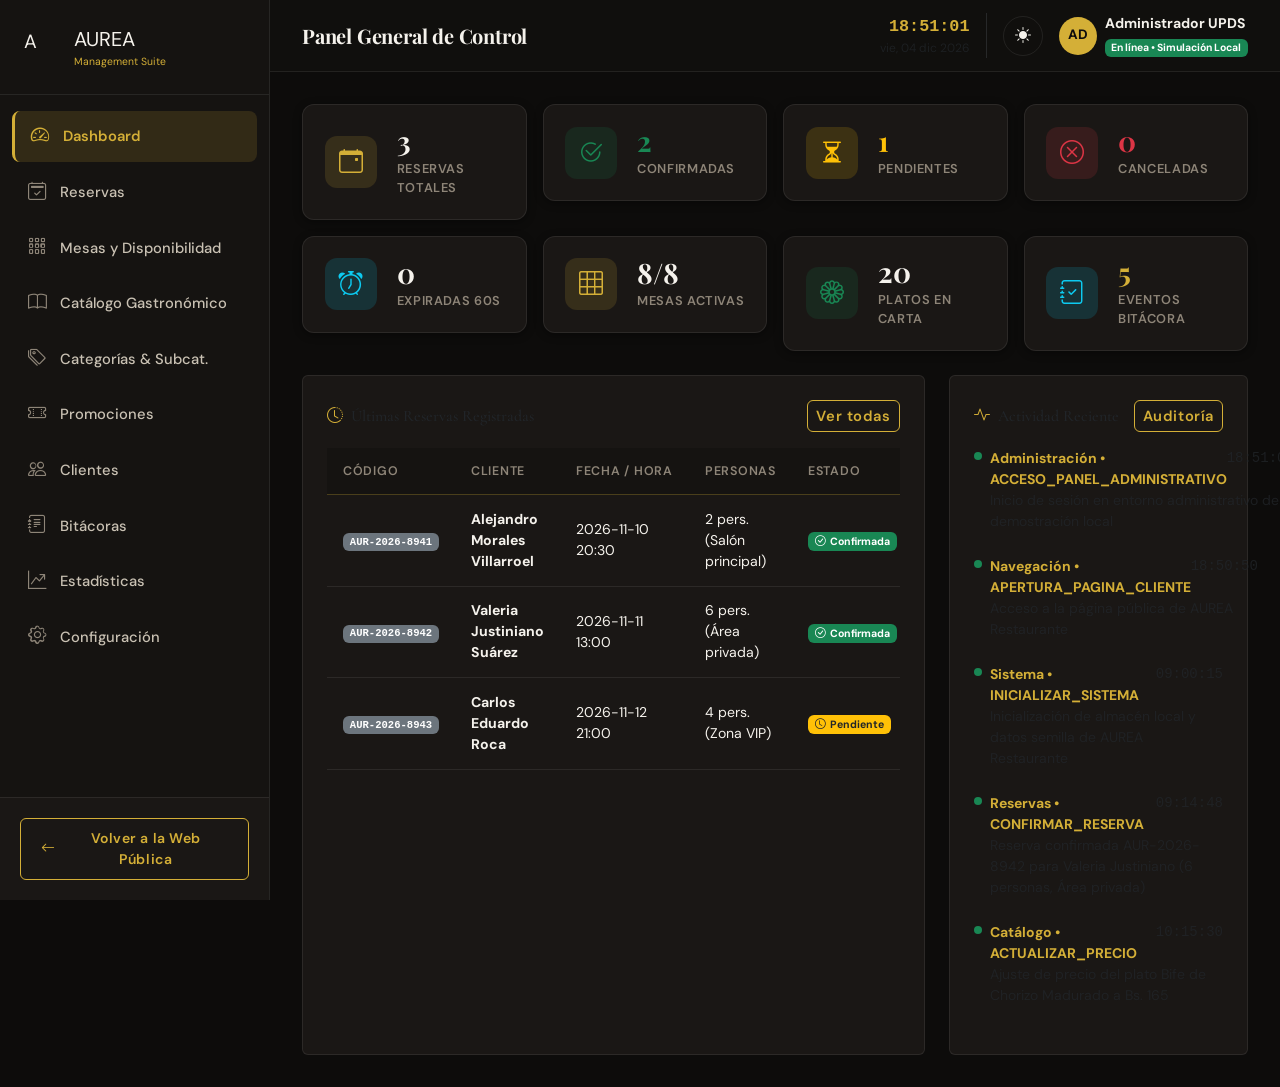
<file: lab-jquery/admin.html>
<!DOCTYPE html>
<html lang="es" data-theme="dark">
<head>
  <meta charset="UTF-8">
  <meta name="viewport" content="width=device-width, initial-scale=1.0">
  <title>AUREA Admin | Panel de Gestión & Auditoría Gastronómica</title>
  <meta name="description" content="Panel de administración profesional de AUREA — Fine Dining & Gastronomy. Control de reservas, catálogo de platos, plano de mesas, bitácoras de auditoría y estadísticas.">

  <!-- Favicon Monograma SVG -->
  <link rel="icon" type="image/svg+xml" href="data:image/svg+xml,<svg xmlns='http://www.w3.org/2000/svg' viewBox='0 0 100 100'><circle cx='50' cy='50' r='46' fill='%23171311' stroke='%23d4af37' stroke-width='4'/><text x='50' y='65' font-family='Georgia,serif' font-size='50' font-weight='bold' fill='%23d4af37' text-anchor='middle'>A</text></svg>">

  <!-- Bootstrap 5 CSS -->
  <link href="https://cdn.jsdelivr.net/npm/bootstrap@5.3.3/dist/css/bootstrap.min.css" rel="stylesheet" integrity="sha384-QWTKZyjpPEjISv5WaRU9OFeRpok6YctnYmDr5pNlyT2bRjXh0JMhjY6hW+ALEwIH" crossorigin="anonymous">

  <!-- Bootstrap Icons -->
  <link rel="stylesheet" href="https://cdn.jsdelivr.net/npm/bootstrap-icons@1.11.3/font/bootstrap-icons.min.css">

  <!-- Estilos del Sistema -->
  <link rel="stylesheet" href="css/temas.css">
  <link rel="stylesheet" href="css/admin.css">
</head>
<body>

  <div class="admin-wrapper">
    <!-- =========================================================
         SIDEBAR LATERAL ADMINISTRATIVO
         ========================================================= -->
    <aside class="admin-sidebar" id="admin-sidebar">
      <!-- Encabezado Sidebar -->
      <div class="admin-sidebar-header">
        <div class="brand-monogram" style="width: 38px; height: 38px; font-size: 1.2rem;">A</div>
        <div>
          <div class="brand-name fs-5">AUREA</div>
          <div class="brand-tagline text-gold" style="font-size: 0.65rem;">Management Suite</div>
        </div>
      </div>

      <!-- Menú de Navegación del Panel (10 Módulos) -->
      <nav class="admin-sidebar-nav">
        <ul class="list-unstyled mb-0">
          <li class="admin-nav-item">
            <a href="#" class="admin-nav-link active" data-tab="dashboard">
              <i class="bi bi-speedometer2"></i> Dashboard
            </a>
          </li>
          <li class="admin-nav-item">
            <a href="#" class="admin-nav-link" data-tab="reservas">
              <i class="bi bi-calendar2-check"></i> Reservas
            </a>
          </li>
          <li class="admin-nav-item">
            <a href="#" class="admin-nav-link" data-tab="mesas">
              <i class="bi bi-grid-3x3-gap"></i> Mesas y Disponibilidad
            </a>
          </li>
          <li class="admin-nav-item">
            <a href="#" class="admin-nav-link" data-tab="catalogo">
              <i class="bi bi-book"></i> Catálogo Gastronómico
            </a>
          </li>
          <li class="admin-nav-item">
            <a href="#" class="admin-nav-link" data-tab="categorias">
              <i class="bi bi-tags"></i> Categorías & Subcat.
            </a>
          </li>
          <li class="admin-nav-item">
            <a href="#" class="admin-nav-link" data-tab="promociones">
              <i class="bi bi-ticket-perforated"></i> Promociones
            </a>
          </li>
          <li class="admin-nav-item">
            <a href="#" class="admin-nav-link" data-tab="clientes">
              <i class="bi bi-people"></i> Clientes
            </a>
          </li>
          <li class="admin-nav-item">
            <!-- Botón Obligatorio de Bitácoras -->
            <a href="#" class="admin-nav-link" data-tab="bitacoras">
              <i class="bi bi-journal-text"></i> Bitácoras
            </a>
          </li>
          <li class="admin-nav-item">
            <a href="#" class="admin-nav-link" data-tab="estadisticas">
              <i class="bi bi-graph-up-arrow"></i> Estadísticas
            </a>
          </li>
          <li class="admin-nav-item">
            <a href="#" class="admin-nav-link" data-tab="configuracion">
              <i class="bi bi-gear"></i> Configuración
            </a>
          </li>
        </ul>
      </nav>

      <!-- Pie de Sidebar -->
      <div class="admin-sidebar-footer">
        <a href="index.html" class="btn btn-outline-gold w-100 btn-sm d-flex align-items-center justify-content-center gap-2">
          <i class="bi bi-arrow-left"></i> Volver a la Web Pública
        </a>
      </div>
    </aside>

    <!-- =========================================================
         CONTENEDOR PRINCIPAL
         ========================================================= -->
    <main class="admin-main">
      <!-- Encabezado Superior -->
      <header class="admin-header">
        <div class="d-flex align-items-center gap-3">
          <button type="button" class="btn btn-outline-secondary btn-sm d-lg-none" id="btn-toggle-sidebar" aria-label="Alternar sidebar">
            <i class="bi bi-list fs-5"></i>
          </button>
          <h1 class="h5 mb-0 fw-bold" id="admin-header-title">Panel General de Control</h1>
        </div>

        <div class="d-flex align-items-center gap-3">
          <!-- Reloj y Fecha en Tiempo Real -->
          <div class="text-end d-none d-md-block">
            <div id="admin-live-clock" class="font-monospace fw-bold text-gold" style="font-size: 1.05rem;">00:00:00</div>
            <div id="admin-live-date" class="small text-muted" style="font-size: 0.75rem;">--</div>
          </div>

          <div class="vr bg-secondary opacity-25 d-none d-md-block"></div>

          <!-- Selector de Tema -->
          <button type="button" class="btn-icon-nav" id="btn-admin-theme-toggle" title="Cambiar tema">
            <i class="bi bi-sun-fill"></i>
          </button>

          <!-- Perfil Administrador -->
          <div class="d-flex align-items-center gap-2">
            <div class="rounded-circle bg-gold text-dark fw-bold d-flex align-items-center justify-content-center" style="width: 38px; height: 38px; font-size: 0.85rem;">
              AD
            </div>
            <div class="d-none d-sm-block text-start">
              <div class="small fw-bold text-main line-height-1">Administrador UPDS</div>
              <span class="badge bg-success" style="font-size: 0.65rem;">En línea • Simulación Local</span>
            </div>
          </div>
        </div>
      </header>

      <!-- Cuerpo del Panel de Administración -->
      <div class="admin-content-body">

        <!-- =====================================================
             1. VISTA DASHBOARD
             ===================================================== -->
        <section id="view-dashboard" class="admin-view-section">
          <!-- Grid de KPIs Dinámicos -->
          <div class="row g-3 mb-4">
            <div class="col-6 col-md-4 col-xl-3">
              <div class="stat-kpi-card">
                <div class="kpi-icon-wrap kpi-icon-gold"><i class="bi bi-calendar-event"></i></div>
                <div>
                  <div class="kpi-value" id="stat-total-reservas">0</div>
                  <div class="kpi-label">Reservas Totales</div>
                </div>
              </div>
            </div>
            <div class="col-6 col-md-4 col-xl-3">
              <div class="stat-kpi-card">
                <div class="kpi-icon-wrap kpi-icon-success"><i class="bi bi-check2-circle"></i></div>
                <div>
                  <div class="kpi-value text-success" id="stat-confirmadas">0</div>
                  <div class="kpi-label">Confirmadas</div>
                </div>
              </div>
            </div>
            <div class="col-6 col-md-4 col-xl-3">
              <div class="stat-kpi-card">
                <div class="kpi-icon-wrap kpi-icon-warning"><i class="bi bi-hourglass-split"></i></div>
                <div>
                  <div class="kpi-value text-warning" id="stat-pendientes">0</div>
                  <div class="kpi-label">Pendientes</div>
                </div>
              </div>
            </div>
            <div class="col-6 col-md-4 col-xl-3">
              <div class="stat-kpi-card">
                <div class="kpi-icon-wrap kpi-icon-danger"><i class="bi bi-x-circle"></i></div>
                <div>
                  <div class="kpi-value text-danger" id="stat-canceladas">0</div>
                  <div class="kpi-label">Canceladas</div>
                </div>
              </div>
            </div>
            <div class="col-6 col-md-4 col-xl-3">
              <div class="stat-kpi-card">
                <div class="kpi-icon-wrap kpi-icon-info"><i class="bi bi-alarm"></i></div>
                <div>
                  <div class="kpi-value" id="stat-expiradas">0</div>
                  <div class="kpi-label">Expiradas 60s</div>
                </div>
              </div>
            </div>
            <div class="col-6 col-md-4 col-xl-3">
              <div class="stat-kpi-card">
                <div class="kpi-icon-wrap kpi-icon-gold"><i class="bi bi-grid-3x3"></i></div>
                <div>
                  <div class="kpi-value" id="stat-mesas-disponibles">0/8</div>
                  <div class="kpi-label">Mesas Activas</div>
                </div>
              </div>
            </div>
            <div class="col-6 col-md-4 col-xl-3">
              <div class="stat-kpi-card">
                <div class="kpi-icon-wrap kpi-icon-success"><i class="bi bi-flower1"></i></div>
                <div>
                  <div class="kpi-value" id="stat-platos-activos">0</div>
                  <div class="kpi-label">Platos en Carta</div>
                </div>
              </div>
            </div>
            <div class="col-6 col-md-4 col-xl-3">
              <div class="stat-kpi-card">
                <div class="kpi-icon-wrap kpi-icon-info"><i class="bi bi-journal-check"></i></div>
                <div>
                  <div class="kpi-value text-gold" id="stat-total-logs">0</div>
                  <div class="kpi-label">Eventos Bitácora</div>
                </div>
              </div>
            </div>
          </div>

          <div class="row g-4">
            <!-- Últimas Reservas -->
            <div class="col-12 col-xl-8">
              <div class="card p-4 h-100 bg-card-custom border-subtle">
                <div class="d-flex justify-content-between align-items-center mb-3">
                  <h5 class="h6 mb-0 text-main"><i class="bi bi-clock-history me-2 text-gold"></i>Últimas Reservas Registradas</h5>
                  <button class="btn btn-outline-gold btn-sm admin-nav-link p-1 px-2" data-tab="reservas">Ver todas</button>
                </div>
                <div class="table-responsive">
                  <table class="table-admin-custom">
                    <thead>
                      <tr>
                        <th>Código</th>
                        <th>Cliente</th>
                        <th>Fecha / Hora</th>
                        <th>Personas</th>
                        <th>Estado</th>
                        <th>Acción</th>
                      </tr>
                    </thead>
                    <tbody id="dashboard-ultimas-reservas">
                      <!-- Inyectado dinámicamente -->
                    </tbody>
                  </table>
                </div>
              </div>
            </div>

            <!-- Actividad Reciente de Bitácoras -->
            <div class="col-12 col-xl-4">
              <div class="card p-4 h-100 bg-card-custom border-subtle">
                <div class="d-flex justify-content-between align-items-center mb-3">
                  <h5 class="h6 mb-0 text-main"><i class="bi bi-activity me-2 text-gold"></i>Actividad Reciente</h5>
                  <button class="btn btn-outline-gold btn-sm admin-nav-link p-1 px-2" data-tab="bitacoras">Auditoría</button>
                </div>
                <div id="dashboard-actividad-reciente">
                  <!-- Inyectado por js/admin.js -->
                </div>
              </div>
            </div>
          </div>
        </section>

        <!-- =====================================================
             2. VISTA RESERVAS
             ===================================================== -->
        <section id="view-reservas" class="admin-view-section" style="display: none;">
          <div class="card p-4 bg-card-custom border-subtle mb-4">
            <!-- Barra de Filtros de Reservas -->
            <div class="row g-3 align-items-end mb-3">
              <div class="col-12 col-md-3">
                <label class="form-label-custom">Buscar Cliente / Código</label>
                <input type="text" class="form-control form-control-custom" id="filtro-res-buscar" placeholder="Ej. Alejandro o AUR-...">
              </div>
              <div class="col-6 col-md-3">
                <label class="form-label-custom">Estado</label>
                <select class="form-select form-select-custom" id="filtro-res-estado">
                  <option value="todos">Todos los Estados</option>
                  <option value="CONFIRMADA">Confirmadas</option>
                  <option value="PENDIENTE">Pendientes</option>
                  <option value="CANCELADA">Canceladas</option>
                  <option value="EXPIRADA">Expiradas</option>
                </select>
              </div>
              <div class="col-6 col-md-3">
                <label class="form-label-custom">Zona</label>
                <select class="form-select form-select-custom" id="filtro-res-zona">
                  <option value="todos">Todas las Zonas</option>
                  <option value="Salón principal">Salón principal</option>
                  <option value="Terraza">Terraza</option>
                  <option value="Área privada">Área privada</option>
                  <option value="Zona VIP">Zona VIP</option>
                </select>
              </div>
              <div class="col-12 col-md-3">
                <label class="form-label-custom">Fecha Específica</label>
                <input type="date" class="form-control form-control-custom" id="filtro-res-fecha">
              </div>
            </div>

            <!-- Tabla de Reservas -->
            <div class="table-responsive">
              <table class="table-admin-custom">
                <thead>
                  <tr>
                    <th>Código</th>
                    <th>Cliente</th>
                    <th>Teléfono</th>
                    <th>Fecha</th>
                    <th>Hora</th>
                    <th>Comensales</th>
                    <th>Mesa</th>
                    <th>Zona</th>
                    <th>Estado</th>
                    <th>Acciones</th>
                  </tr>
                </thead>
                <tbody id="tabla-reservas-body">
                  <!-- Inyectado por js/admin.js -->
                </tbody>
              </table>
            </div>
          </div>
        </section>

        <!-- =====================================================
             3. VISTA MESAS Y DISPONIBILIDAD
             ===================================================== -->
        <section id="view-mesas" class="admin-view-section" style="display: none;">
          <div class="d-flex justify-content-between align-items-center mb-4">
            <div>
              <h4 class="h5 mb-1">Plano de Mesas y Distribución</h4>
              <p class="text-muted small mb-0">Control de capacidad, zonas activas y reservas del día.</p>
            </div>
          </div>

          <div class="row g-4" id="grid-mesas-admin">
            <!-- Inyectado por js/admin.js -->
          </div>
        </section>

        <!-- =====================================================
             4. VISTA CATÁLOGO GASTRONÓMICO (CRUD)
             ===================================================== -->
        <section id="view-catalogo" class="admin-view-section" style="display: none;">
          <div class="card p-4 bg-card-custom border-subtle mb-4">
            <div class="row g-3 align-items-center justify-content-between mb-4">
              <div class="col-12 col-md-5">
                <div class="search-input-wrap">
                  <i class="bi bi-search search-icon"></i>
                  <input type="text" class="form-control form-control-custom" id="admin-catalogo-buscar" placeholder="Buscar plato por nombre o descripción...">
                </div>
              </div>

              <div class="col-6 col-md-4">
                <select class="form-select form-select-custom" id="admin-catalogo-filtro-cat">
                  <option value="todas">Todas las categorías</option>
                  <option value="entradas">Entradas</option>
                  <option value="platos-fuertes">Platos fuertes</option>
                  <option value="carnes-parrillas">Carnes y parrillas</option>
                  <option value="pastas">Pastas</option>
                  <option value="pizzas">Pizzas</option>
                  <option value="hamburguesas">Hamburguesas</option>
                  <option value="ensaladas">Ensaladas</option>
                  <option value="vegetariana">Comida vegetariana</option>
                  <option value="postres">Postres</option>
                  <option value="bebidas">Bebidas</option>
                  <option value="desayunos">Desayunos</option>
                  <option value="especialidades">Especialidades del chef</option>
                </select>
              </div>

              <div class="col-6 col-md-3 text-end">
                <button type="button" class="btn btn-gold w-100" id="btn-abrir-modal-nuevo-plato">
                  <i class="bi bi-plus-lg me-1"></i>Nuevo Plato
                </button>
              </div>
            </div>

            <!-- Tabla CRUD Catálogo -->
            <div class="table-responsive">
              <table class="table-admin-custom">
                <thead>
                  <tr>
                    <th>Foto</th>
                    <th>Plato</th>
                    <th>Categoría / Subcat</th>
                    <th>Precio</th>
                    <th>Tiempo</th>
                    <th>Etiqueta</th>
                    <th>Disponibilidad</th>
                    <th>Acciones</th>
                  </tr>
                </thead>
                <tbody id="tabla-catalogo-admin-body">
                  <!-- Inyectado por js/admin.js -->
                </tbody>
              </table>
            </div>
          </div>
        </section>

        <!-- =====================================================
             5. VISTA CATEGORÍAS Y SUBCATEGORÍAS
             ===================================================== -->
        <section id="view-categorias" class="admin-view-section" style="display: none;">
          <div class="mb-4">
            <h4 class="h5 mb-1">Estructura de Categorías y Subcategorías</h4>
            <p class="text-muted small mb-0">Jerarquía culinaria de los 12 módulos de la carta.</p>
          </div>

          <div class="row g-4" id="container-categorias-admin">
            <!-- Inyectado por js/admin.js -->
          </div>
        </section>

        <!-- =====================================================
             6. VISTA PROMOCIONES
             ===================================================== -->
        <section id="view-promociones" class="admin-view-section" style="display: none;">
          <div class="mb-4">
            <h4 class="h5 mb-1">Promociones y Descuentos</h4>
            <p class="text-muted small mb-0">Administra ofertas activas, vigencias y condiciones.</p>
          </div>

          <div class="row g-4" id="grid-promociones-admin">
            <!-- Inyectado por js/admin.js -->
          </div>
        </section>

        <!-- =====================================================
             7. VISTA CLIENTES
             ===================================================== -->
        <section id="view-clientes" class="admin-view-section" style="display: none;">
          <div class="card p-4 bg-card-custom border-subtle">
            <h4 class="h5 mb-3">Directorio de Comensales</h4>
            <div class="table-responsive">
              <table class="table-admin-custom">
                <thead>
                  <tr>
                    <th>Nombre</th>
                    <th>Correo Electrónico</th>
                    <th>Teléfono</th>
                    <th>Reservas Realizadas</th>
                    <th>Consumo Estimado Acumulado</th>
                    <th>Última Visita Registrada</th>
                  </tr>
                </thead>
                <tbody id="tabla-clientes-admin-body">
                  <!-- Inyectado por js/admin.js -->
                </tbody>
              </table>
            </div>
          </div>
        </section>

        <!-- =====================================================
             8. VISTA BITÁCORAS DE AUDITORÍA (MÓDULO OBLIGATORIO)
             ===================================================== -->
        <section id="view-bitacoras" class="admin-view-section" style="display: none;">
          <div class="card p-4 bg-card-custom border-subtle mb-4">
            <div class="d-flex flex-wrap justify-content-between align-items-center gap-3 mb-4">
              <div>
                <h4 class="h5 mb-1"><i class="bi bi-journal-text me-2 text-gold"></i>Bitácoras de Auditoría y Eventos</h4>
                <p class="text-muted small mb-0">Registro histórico inmutable de interacciones, validaciones, errores y acciones administrativas.</p>
              </div>
              <div class="d-flex gap-2">
                <button type="button" class="btn btn-outline-gold btn-sm" id="btn-exportar-csv">
                  <i class="bi bi-file-earmark-spreadsheet me-1"></i>Exportar CSV
                </button>
                <button type="button" class="btn btn-outline-gold btn-sm" id="btn-exportar-json">
                  <i class="bi bi-filetype-json me-1"></i>Exportar JSON
                </button>
                <button type="button" class="btn btn-outline-danger btn-sm" id="btn-limpiar-bitacoras">
                  <i class="bi bi-trash me-1"></i>Limpiar Historial
                </button>
              </div>
            </div>

            <!-- Métricas de Bitácora -->
            <div class="row g-3 mb-4">
              <div class="col-6 col-md-3">
                <div class="p-3 bg-surface rounded-3 border-subtle text-center">
                  <div class="h4 mb-0 text-gold fw-bold" id="bit-stats-total">0</div>
                  <div class="small text-muted">Eventos Totales</div>
                </div>
              </div>
              <div class="col-6 col-md-3">
                <div class="p-3 bg-surface rounded-3 border-subtle text-center">
                  <div class="h4 mb-0 text-success fw-bold" id="bit-stats-exitosos">0</div>
                  <div class="small text-muted">Exitosos</div>
                </div>
              </div>
              <div class="col-6 col-md-3">
                <div class="p-3 bg-surface rounded-3 border-subtle text-center">
                  <div class="h4 mb-0 text-danger fw-bold" id="bit-stats-fallidos">0</div>
                  <div class="small text-muted">Fallidos / Errores</div>
                </div>
              </div>
              <div class="col-6 col-md-3">
                <div class="p-3 bg-surface rounded-3 border-subtle text-center">
                  <div class="h4 mb-0 text-warning fw-bold" id="bit-stats-cancelados">0</div>
                  <div class="small text-muted">Cancelados / Expirados</div>
                </div>
              </div>
            </div>

            <!-- Filtros de Bitácoras -->
            <div class="row g-3 align-items-end mb-4">
              <div class="col-12 col-md-4">
                <label class="form-label-custom">Buscar Término</label>
                <input type="text" class="form-control form-control-custom" id="filtro-bit-buscar" placeholder="ID, acción o descripción...">
              </div>
              <div class="col-6 col-md-2">
                <label class="form-label-custom">Módulo</label>
                <select class="form-select form-select-custom" id="filtro-bit-modulo">
                  <option value="todos">Todos los Módulos</option>
                  <option value="Reservas">Reservas</option>
                  <option value="Catálogo">Catálogo</option>
                  <option value="Filtros">Filtros</option>
                  <option value="Navegación">Navegación</option>
                  <option value="Tema">Tema</option>
                  <option value="Contacto">Contacto</option>
                  <option value="Administración">Administración</option>
                  <option value="Bitácoras">Bitácoras</option>
                </select>
              </div>
              <div class="col-6 col-md-2">
                <label class="form-label-custom">Resultado</label>
                <select class="form-select form-select-custom" id="filtro-bit-resultado">
                  <option value="todos">Todos los Resultados</option>
                  <option value="EXITOSO">EXITOSO</option>
                  <option value="FALLIDO">FALLIDO</option>
                  <option value="CANCELADO">CANCELADO</option>
                  <option value="EXPIRADO">EXPIRADO</option>
                  <option value="INFO">INFO</option>
                </select>
              </div>
              <div class="col-6 col-md-2">
                <label class="form-label-custom">Origen</label>
                <select class="form-select form-select-custom" id="filtro-bit-origen">
                  <option value="todos">Todos los Orígenes</option>
                  <option value="Cliente">Cliente</option>
                  <option value="Administrador">Administrador</option>
                  <option value="Sistema">Sistema</option>
                </select>
              </div>
              <div class="col-6 col-md-2">
                <label class="form-label-custom">Orden</label>
                <select class="form-select form-select-custom" id="filtro-bit-orden">
                  <option value="reciente">Más recientes</option>
                  <option value="antiguo">Más antiguos</option>
                </select>
              </div>

              <!-- Rango de Fechas -->
              <div class="col-6 col-md-3">
                <label class="form-label-custom">Fecha Desde</label>
                <input type="date" class="form-control form-control-custom" id="filtro-bit-fecha-desde">
              </div>
              <div class="col-6 col-md-3">
                <label class="form-label-custom">Fecha Hasta</label>
                <input type="date" class="form-control form-control-custom" id="filtro-bit-fecha-hasta">
              </div>
            </div>

            <!-- Tabla de Bitácoras -->
            <div class="table-responsive mb-3">
              <table class="table-admin-custom">
                <thead>
                  <tr>
                    <th>ID Evento</th>
                    <th>Fecha / Hora</th>
                    <th>Origen</th>
                    <th>Módulo</th>
                    <th>Acción</th>
                    <th>Descripción</th>
                    <th>Resultado</th>
                  </tr>
                </thead>
                <tbody id="tabla-bitacoras-body">
                  <!-- Inyectado por js/admin.js -->
                </tbody>
              </table>
            </div>

            <!-- Paginación -->
            <div class="d-flex justify-content-between align-items-center">
              <span class="small text-muted" id="bit-paginacion-info">Página 1 de 1</span>
              <div class="btn-group btn-group-sm">
                <button type="button" class="btn btn-outline-secondary" id="btn-bit-prev"><i class="bi bi-chevron-left me-1"></i>Anterior</button>
                <button type="button" class="btn btn-outline-secondary" id="btn-bit-next">Siguiente<i class="bi bi-chevron-right ms-1"></i></button>
              </div>
            </div>
          </div>
        </section>

        <!-- =====================================================
             9. VISTA ESTADÍSTICAS
             ===================================================== -->
        <section id="view-estadisticas" class="admin-view-section" style="display: none;">
          <div class="row g-4">
            <div class="col-12 col-lg-6">
              <div class="card p-4 bg-card-custom border-subtle h-100">
                <h5 class="h6 mb-3 text-gold"><i class="bi bi-geo-alt me-2"></i>Demanda de Reservas por Zona</h5>
                <div id="stats-zonas-bars"></div>
              </div>
            </div>

            <div class="col-12 col-lg-6">
              <div class="card p-4 bg-card-custom border-subtle h-100">
                <h5 class="h6 mb-3 text-gold"><i class="bi bi-pie-chart me-2"></i>Distribución de Estados de Reserva</h5>
                <div id="stats-estados-bars"></div>
              </div>
            </div>
          </div>
        </section>

        <!-- =====================================================
             10. VISTA CONFIGURACIÓN
             ===================================================== -->
        <section id="view-configuracion" class="admin-view-section" style="display: none;">
          <div class="card p-4 bg-card-custom border-subtle max-w-700">
            <div class="d-flex justify-content-between align-items-center mb-4 pb-2 border-bottom-subtle">
              <div>
                <h5 class="h6 mb-1 text-gold"><i class="bi bi-sliders me-2"></i>Parámetros del Establecimiento</h5>
                <p class="small text-muted mb-0">Configura los datos del restaurante, horarios y capacidad.</p>
              </div>
            </div>

            <form id="form-configuracion">
              <!-- Sección 1: Identidad y Contacto -->
              <div class="form-section-title"><i class="bi bi-shop text-gold"></i> 1. Identidad y Canales de Contacto</div>
              <div class="row g-3 mb-3">
                <div class="col-12">
                  <label class="form-label-custom">Nombre del Restaurante *</label>
                  <input type="text" class="form-control form-control-custom" id="cfg-nombre" placeholder="AUREA | Fine Dining & Gastronomy" required>
                </div>
                <div class="col-12 col-md-6">
                  <label class="form-label-custom">Teléfono Fijo / Reservas</label>
                  <input type="text" class="form-control form-control-custom" id="cfg-telefono" placeholder="+591 3 344-9800">
                </div>
                <div class="col-12 col-md-6">
                  <label class="form-label-custom">WhatsApp Concierge</label>
                  <input type="text" class="form-control form-control-custom" id="cfg-whatsapp" placeholder="+591 78451230">
                </div>
                <div class="col-12 col-md-6">
                  <label class="form-label-custom">Correo Electrónico Oficial</label>
                  <input type="email" class="form-control form-control-custom" id="cfg-correo" placeholder="reservas@aureagastronomy.com">
                </div>
                <div class="col-12 col-md-6">
                  <label class="form-label-custom">Dirección Física</label>
                  <input type="text" class="form-control form-control-custom" id="cfg-direccion" placeholder="Av. San Martín 1550, Equipetrol, Santa Cruz">
                </div>
              </div>

              <!-- Sección 2: Horarios y Capacidad -->
              <div class="form-section-title mt-4"><i class="bi bi-clock-history text-gold"></i> 2. Horarios de Operación y Aforo Máximo</div>
              <div class="row g-3 mb-4">
                <div class="col-6 col-md-4">
                  <label class="form-label-custom">Hora de Apertura</label>
                  <input type="time" class="form-control form-control-custom" id="cfg-apertura">
                </div>
                <div class="col-6 col-md-4">
                  <label class="form-label-custom">Hora de Cierre</label>
                  <input type="time" class="form-control form-control-custom" id="cfg-cierre">
                </div>
                <div class="col-12 col-md-4">
                  <label class="form-label-custom">Aforo Máximo (personas)</label>
                  <input type="number" class="form-control form-control-custom" id="cfg-capacidad" min="10" max="200" placeholder="48">
                </div>
              </div>

              <div class="pt-2 border-top-subtle d-flex justify-content-end">
                <button type="submit" class="btn btn-gold px-4 py-2">
                  <i class="bi bi-save me-2"></i>Guardar Parámetros
                </button>
              </div>
            </form>

            <hr class="border-subtle my-4">

            <!-- Card de Restablecimiento Semilla -->
            <div class="p-3 bg-elevated rounded-3 border-subtle">
              <div class="d-flex align-items-center gap-2 mb-1">
                <i class="bi bi-exclamation-triangle text-danger fs-5"></i>
                <h6 class="text-danger mb-0 fw-bold">Restablecimiento de Fábrica (Modo Demostración UPDS)</h6>
              </div>
              <p class="small text-muted mb-3">Si necesitas volver a cargar los datos originales de demostración (20 platos gourmet, 8 mesas, promociones y bitácoras iniciales):</p>
              <button type="button" class="btn btn-outline-danger btn-sm" id="btn-reset-demo-data">
                <i class="bi bi-arrow-counterclockwise me-1"></i>Restablecer Todo a Datos Semilla
              </button>
            </div>
          </div>
        </section>

      </div>
    </main>
  </div>

  <!-- =========================================================
       MODAL AGREGAR NUEVO PLATO AL CATÁLOGO
       ========================================================= -->
  <div class="modal-custom" id="modal-nuevo-plato" role="dialog" aria-modal="true">
    <div class="modal-custom-dialog p-4 p-md-5">
      <button type="button" class="btn-close-modal btn-close-modal-plato" aria-label="Cerrar"><i class="bi bi-x-lg"></i></button>

      <div class="mb-4 pb-2 border-bottom-subtle">
        <span class="badge bg-gold text-dark text-uppercase fw-bold small px-2 py-1 mb-1">Catálogo Gastronómico</span>
        <h3 class="h4 font-serif-title text-main mb-1">Añadir Nueva Creación a la Carta</h3>
        <p class="small text-muted mb-0">Completa la ficha técnica del plato para incorporarlo a la carta pública.</p>
      </div>

      <form id="form-nuevo-plato">
        <!-- Bloque 1: Información Principal -->
        <div class="form-section-title"><i class="bi bi-info-circle text-gold"></i> 1. Información Principal</div>
        <div class="row g-3 mb-3">
          <div class="col-12 col-md-8">
            <label class="form-label-custom">Nombre del Plato *</label>
            <input type="text" class="form-control form-control-custom" id="nplato-nombre" placeholder="Ej. Risotto Trufado de Setas Andinas" required>
          </div>
          <div class="col-12 col-md-4">
            <label class="form-label-custom">Precio (Bs.) *</label>
            <input type="number" class="form-control form-control-custom" id="nplato-precio" min="10" max="1500" step="5" placeholder="110" required>
          </div>
          <div class="col-12 col-md-6">
            <label class="form-label-custom">Categoría *</label>
            <select class="form-select form-select-custom" id="nplato-categoria" required>
              <option value="entradas">Entradas</option>
              <option value="platos-fuertes">Platos fuertes</option>
              <option value="carnes-parrillas">Carnes y parrillas</option>
              <option value="pastas">Pastas</option>
              <option value="pizzas">Pizzas</option>
              <option value="hamburguesas">Hamburguesas</option>
              <option value="ensaladas">Ensaladas</option>
              <option value="vegetariana">Comida vegetariana</option>
              <option value="postres">Postres</option>
              <option value="bebidas">Bebidas</option>
              <option value="desayunos">Desayunos</option>
              <option value="especialidades">Especialidades del chef</option>
            </select>
          </div>
          <div class="col-12 col-md-6">
            <label class="form-label-custom">Subcategoría *</label>
            <input type="text" class="form-control form-control-custom" id="nplato-subcategoria" placeholder="Ej. Gourmet, Cortes premium, Risottos..." required>
          </div>
        </div>

        <!-- Bloque 2: Textos y Fotografía -->
        <div class="form-section-title"><i class="bi bi-card-text text-gold"></i> 2. Textos y Fotografía</div>
        <div class="row g-3 mb-3">
          <div class="col-12">
            <label class="form-label-custom">URL de Fotografía en Alta Resolución</label>
            <input type="url" class="form-control form-control-custom" id="nplato-img" placeholder="https://images.unsplash.com/photo-...">
          </div>
          <div class="col-12">
            <label class="form-label-custom">Descripción Corta (Tarjeta) *</label>
            <textarea class="form-control form-control-custom" id="nplato-desc" rows="2" placeholder="Resumen conciso y apetecible para la tarjeta de la carta..." required></textarea>
          </div>
          <div class="col-12">
            <label class="form-label-custom">Descripción Larga Gastronómica (Modal de Detalle)</label>
            <textarea class="form-control form-control-custom" id="nplato-desc-larga" rows="2" placeholder="Detalles de la técnica culinaria, origen de insumos y notas de cata..."></textarea>
          </div>
        </div>

        <!-- Bloque 3: Ficha Técnica Culinaria -->
        <div class="form-section-title"><i class="bi bi-basket text-gold"></i> 3. Ficha Técnica Culinaria</div>
        <div class="row g-3 mb-3">
          <div class="col-12 col-md-7">
            <label class="form-label-custom">Ingredientes Principales (Separados por coma)</label>
            <input type="text" class="form-control form-control-custom" id="nplato-ingredientes" placeholder="Lomo de res, Aceite de trufa, Parmesano DOP...">
          </div>
          <div class="col-12 col-md-5">
            <label class="form-label-custom">Alérgenos (Separados por coma)</label>
            <input type="text" class="form-control form-control-custom" id="nplato-alergenos" placeholder="Lácteos, Gluten, Frutos secos...">
          </div>
          <div class="col-6 col-md-4">
            <label class="form-label-custom">Tiempo de Preparación</label>
            <input type="text" class="form-control form-control-custom" id="nplato-tiempo" placeholder="Ej. 20 min">
          </div>
          <div class="col-6 col-md-4">
            <label class="form-label-custom">Nivel de Picante</label>
            <select class="form-select form-select-custom" id="nplato-picante">
              <option value="0">0 — Sin picante</option>
              <option value="1">1 — Suave</option>
              <option value="2">2 — Medio</option>
              <option value="3">3 — Intenso</option>
            </select>
          </div>
          <div class="col-12 col-md-4">
            <label class="form-label-custom">Tamaño o Porción</label>
            <input type="text" class="form-control form-control-custom" id="nplato-porcion" placeholder="Ej. 280g — Individual">
          </div>
          <div class="col-12 col-md-6">
            <label class="form-label-custom">Etiqueta Especial</label>
            <select class="form-select form-select-custom" id="nplato-etiqueta">
              <option value="">Sin etiqueta</option>
              <option value="Popular">Popular</option>
              <option value="Nuevo">Nuevo</option>
              <option value="Especialidad">Especialidad</option>
            </select>
          </div>
          <div class="col-12 col-md-6">
            <label class="form-label-custom">Recomendación del Chef</label>
            <input type="text" class="form-control form-control-custom" id="nplato-chef" placeholder="Maridaje sugerido o forma de consumo...">
          </div>
        </div>

        <!-- Bloque 4: Preferencias -->
        <div class="form-section-title"><i class="bi bi-check2-square text-gold"></i> 4. Atributos Adicionales</div>
        <div class="row g-3 mb-4">
          <div class="col-12 d-flex gap-4">
            <div class="form-check">
              <input class="form-check-input" type="checkbox" id="nplato-veggie">
              <label class="form-check-label small" for="nplato-veggie">
                <i class="bi bi-flower1 text-success me-1"></i>Plato Vegetariano
              </label>
            </div>
            <div class="form-check">
              <input class="form-check-input" type="checkbox" id="nplato-destacado" checked>
              <label class="form-check-label small" for="nplato-destacado">
                <i class="bi bi-star text-gold me-1"></i>Destacar en la Carta
              </label>
            </div>
          </div>
        </div>

        <!-- Botones de Acción -->
        <div class="d-flex justify-content-end gap-2 pt-3 border-top-subtle">
          <button type="button" class="btn btn-outline-secondary btn-close-modal-plato px-4">
            Cancelar
          </button>
          <button type="submit" class="btn btn-gold px-4">
            <i class="bi bi-check-lg me-1"></i>Guardar Plato en la Carta
          </button>
        </div>
      </form>
    </div>
  </div>

  <!-- SCRIPTS -->
  <script src="https://code.jquery.com/jquery-3.7.1.min.js"></script>
  <script src="https://cdn.jsdelivr.net/npm/bootstrap@5.3.3/dist/js/bootstrap.bundle.min.js"></script>
  <script src="js/storage.js"></script>
  <script src="js/bitacoras.js"></script>
  <script src="js/validaciones.js"></script>
  <script src="js/admin.js"></script>
  <script>
    $(document).ready(function() {
      AUREA.Admin.init();
    });
  </script>
</body>
</html>
</file>
<file: lab-jquery/css/temas.css>
/* =========================================================
   AUREA | Fine Dining & Gastronomy
   css/temas.css — Paleta Cromática de Lujo, Modo Claro / Oscuro y Tipografías
   Diseño Web II — UPDS
   ========================================================= */

@import url('https://fonts.googleapis.com/css2?family=Cormorant+Garamond:ital,wght@0,400;0,500;0,600;0,700;1,400;1,600&family=DM+Sans:ital,opsz,wght@0,9..40,300;0,9..40,400;0,9..40,500;0,9..40,600;0,9..40,700;1,9..40,400&family=Playfair+Display:ital,wght@0,500;0,600;0,700;0,900;1,400;1,600;1,700&display=swap');

/* =========================================================
   MODO NOCHE / OSCURO POR DEFECTO
   ========================================================= */
:root {
  --font-serif-title: 'Playfair Display', Georgia, serif;
  --font-serif-sub: 'Cormorant Garamond', Garamond, serif;
  --font-sans: 'DM Sans', system-ui, -apple-system, sans-serif;

  /* Fondos Modo Oscuro */
  --bg-body: #0d0c0b;
  --bg-surface: #151311;
  --bg-card: #1a1715;
  --bg-card-hover: #221e1a;
  --bg-glass: rgba(18, 16, 14, 0.88);
  --bg-elevated: #26211c;
  --bg-overlay: rgba(0, 0, 0, 0.78);

  /* Acentos Cromáticos */
  --color-gold: #d4af37;
  --color-gold-hover: #e5c07b;
  --color-gold-muted: rgba(212, 175, 55, 0.15);
  --color-gold-glow: rgba(212, 175, 55, 0.35);

  --color-olive: #243528;
  --color-olive-deep: #162219;
  --color-espresso: #201712;

  /* Textos Modo Oscuro */
  --text-main: #f5f2ec;
  --text-secondary: #c9c1b3;
  --text-muted: #8e8578;
  --text-inverse: #0d0c0b;

  /* Bordes y Líneas */
  --border-subtle: rgba(255, 255, 255, 0.08);
  --border-medium: rgba(212, 175, 55, 0.28);
  --border-gold: #d4af37;

  /* Sombras */
  --shadow-sm: 0 2px 8px rgba(0, 0, 0, 0.4);
  --shadow-md: 0 8px 24px rgba(0, 0, 0, 0.6);
  --shadow-lg: 0 16px 40px rgba(0, 0, 0, 0.8);
  --shadow-gold: 0 4px 20px rgba(212, 175, 55, 0.2);

  /* Transiciones */
  --transition-fast: 0.2s cubic-bezier(0.16, 1, 0.3, 1);
  --transition-normal: 0.35s cubic-bezier(0.16, 1, 0.3, 1);
  --transition-smooth: 0.5s cubic-bezier(0.16, 1, 0.3, 1);
}

/* =========================================================
   MODO MARFIL / CLARO
   ========================================================= */
[data-theme="light"] {
  /* Fondos Modo Claro */
  --bg-body: #faf8f5;
  --bg-surface: #f3eee6;
  --bg-card: #ffffff;
  --bg-card-hover: #f9f6f0;
  --bg-glass: rgba(250, 248, 245, 0.92);
  --bg-elevated: #eae3d6;
  --bg-overlay: rgba(30, 24, 20, 0.65);

  /* Acentos Modo Claro */
  --color-gold: #b88a38;
  --color-gold-hover: #cfa14e;
  --color-gold-muted: rgba(184, 138, 56, 0.12);
  --color-gold-glow: rgba(184, 138, 56, 0.25);

  --color-olive: #4a5d4e;
  --color-olive-deep: #324335;
  --color-espresso: #2e1a12;

  /* Textos Modo Claro */
  --text-main: #241c17;
  --text-secondary: #4f443b;
  --text-muted: #796d62;
  --text-inverse: #faf8f5;

  /* Bordes y Líneas */
  --border-subtle: rgba(0, 0, 0, 0.08);
  --border-medium: rgba(184, 138, 56, 0.3);
  --border-gold: #b88a38;

  /* Sombras */
  --shadow-sm: 0 2px 8px rgba(0, 0, 0, 0.05);
  --shadow-md: 0 8px 24px rgba(0, 0, 0, 0.08);
  --shadow-lg: 0 16px 40px rgba(0, 0, 0, 0.12);
  --shadow-gold: 0 4px 20px rgba(184, 138, 56, 0.15);
}

/* =========================================================
   REGLAS GLOBALES DE TEMA
   ========================================================= */
body {
  background-color: var(--bg-body);
  color: var(--text-main);
  font-family: var(--font-sans);
  margin: 0;
  padding: 0;
  -webkit-font-smoothing: antialiased;
  -moz-osx-font-smoothing: grayscale;
  transition: background-color var(--transition-normal), color var(--transition-normal);
}

h1, h2, h3, .font-serif-title {
  font-family: var(--font-serif-title);
  color: var(--text-main);
  letter-spacing: -0.01em;
}

h4, h5, h6, .font-serif-sub {
  font-family: var(--font-serif-sub);
  color: var(--text-main);
}

p, span, a, input, select, textarea, button {
  font-family: var(--font-sans);
}

.text-gold {
  color: var(--color-gold) !important;
}

.bg-gold {
  background-color: var(--color-gold) !important;
  color: #0d0c0b !important;
}

.border-gold {
  border-color: var(--color-gold) !important;
}

.border-subtle {
  border-color: var(--border-subtle) !important;
}

.bg-surface {
  background-color: var(--bg-surface) !important;
}

.bg-card-custom {
  background-color: var(--bg-card) !important;
  border: 1px solid var(--border-subtle);
}

/* Enlaces */
a {
  color: var(--color-gold);
  text-decoration: none;
  transition: color var(--transition-fast);
}

a:hover {
  color: var(--color-gold-hover);
}

/* Selección */
::selection {
  background-color: var(--color-gold);
  color: #0d0c0b;
}

/* Scrollbar estilizada */
::-webkit-scrollbar {
  width: 8px;
  height: 8px;
}

::-webkit-scrollbar-track {
  background: var(--bg-body);
}

::-webkit-scrollbar-thumb {
  background: var(--border-medium);
  border-radius: 4px;
}

::-webkit-scrollbar-thumb:hover {
  background: var(--color-gold);
}
</file>
<file: lab-jquery/css/admin.css>
/* =========================================================
   AUREA | Fine Dining & Gastronomy
   css/admin.css — Estilos del Panel Administrativo de Gestión
   Diseño Web II — UPDS
   ========================================================= */

/* Layout Principal del Dashboard */
.admin-wrapper {
  display: flex;
  min-height: 100vh;
  background-color: var(--bg-body);
}

/* =========================================================
   1. SIDEBAR ADMINISTRATIVO
   ========================================================= */
.admin-sidebar {
  width: 270px;
  background-color: var(--bg-surface);
  border-right: 1px solid var(--border-subtle);
  display: flex;
  flex-direction: column;
  position: fixed;
  top: 0;
  bottom: 0;
  left: 0;
  z-index: 1050;
  transition: transform var(--transition-normal);
}

.admin-sidebar-header {
  padding: 1.5rem;
  border-bottom: 1px solid var(--border-subtle);
  display: flex;
  align-items: center;
  gap: 0.75rem;
}

.admin-sidebar-nav {
  padding: 1rem 0.75rem;
  flex-grow: 1;
  overflow-y: auto;
}

.admin-nav-item {
  margin-bottom: 0.25rem;
}

.admin-nav-link {
  display: flex;
  align-items: center;
  gap: 0.85rem;
  padding: 0.75rem 1rem;
  border-radius: 8px;
  color: var(--text-secondary);
  font-size: 0.92rem;
  font-weight: 500;
  text-decoration: none;
  transition: all var(--transition-fast);
}

.admin-nav-link i {
  font-size: 1.15rem;
  color: var(--text-muted);
  transition: color var(--transition-fast);
}

.admin-nav-link:hover {
  background-color: var(--bg-elevated);
  color: var(--text-main);
}

.admin-nav-link:hover i {
  color: var(--color-gold);
}

.admin-nav-link.active {
  background: var(--color-gold-muted);
  color: var(--color-gold);
  font-weight: 600;
  border-left: 3px solid var(--color-gold);
}

.admin-nav-link.active i {
  color: var(--color-gold);
}

.admin-sidebar-footer {
  padding: 1.25rem;
  border-top: 1px solid var(--border-subtle);
  background-color: var(--bg-card);
}

/* =========================================================
   2. CONTENIDO PRINCIPAL Y CABECERA
   ========================================================= */
.admin-main {
  margin-left: 270px;
  flex-grow: 1;
  display: flex;
  flex-direction: column;
  min-width: 0;
}

.admin-header {
  height: 72px;
  background-color: var(--bg-glass);
  backdrop-filter: blur(12px);
  border-bottom: 1px solid var(--border-subtle);
  display: flex;
  align-items: center;
  justify-content: space-between;
  padding: 0 2rem;
  position: sticky;
  top: 0;
  z-index: 1040;
}

.admin-content-body {
  padding: 2rem;
  flex-grow: 1;
}

/* =========================================================
   3. BOTONES GLOBALES DEL ADMIN
   ========================================================= */
.btn-gold {
  background: linear-gradient(135deg, var(--color-gold) 0%, #b88a38 100%);
  color: #0d0c0b !important;
  font-weight: 600;
  letter-spacing: 0.04em;
  padding: 0.65rem 1.4rem;
  border-radius: 6px;
  border: 1px solid var(--color-gold);
  box-shadow: var(--shadow-sm);
  transition: all var(--transition-fast);
  display: inline-flex;
  align-items: center;
  justify-content: center;
}

.btn-gold:hover {
  background: linear-gradient(135deg, var(--color-gold-hover) 0%, var(--color-gold) 100%);
  box-shadow: var(--shadow-gold);
  transform: translateY(-2px);
}

.btn-outline-gold {
  background: transparent;
  color: var(--color-gold) !important;
  font-weight: 600;
  letter-spacing: 0.04em;
  padding: 0.55rem 1.25rem;
  border-radius: 6px;
  border: 1px solid var(--color-gold);
  transition: all var(--transition-fast);
  display: inline-flex;
  align-items: center;
  justify-content: center;
}

.btn-outline-gold:hover {
  background-color: var(--color-gold-muted);
  color: var(--color-gold-hover) !important;
}

/* =========================================================
   4. FORMULARIOS, INPUTS Y SELECTS
   ========================================================= */
.form-label-custom {
  font-size: 0.8rem;
  font-weight: 600;
  text-transform: uppercase;
  letter-spacing: 0.05em;
  color: var(--text-secondary);
  margin-bottom: 0.4rem;
  display: block;
}

.form-control-custom,
.form-select-custom {
  background-color: var(--bg-surface);
  border: 1px solid var(--border-subtle);
  color: var(--text-main);
  border-radius: 6px;
  padding: 0.65rem 0.95rem;
  font-size: 0.9rem;
  transition: all var(--transition-fast);
  width: 100%;
}

.form-control-custom:focus,
.form-select-custom:focus {
  background-color: var(--bg-surface);
  border-color: var(--color-gold);
  outline: none;
  box-shadow: 0 0 0 3px var(--color-gold-muted);
  color: var(--text-main);
}

.form-control-custom::placeholder {
  color: var(--text-muted);
  font-size: 0.85rem;
}

.form-control-custom:disabled,
.form-select-custom:disabled {
  opacity: 0.6;
  cursor: not-allowed;
}

/* Buscador con icono integrado */
.search-input-wrap {
  position: relative;
  width: 100%;
}

.search-input-wrap .search-icon {
  position: absolute;
  left: 0.85rem;
  top: 50%;
  transform: translateY(-50%);
  color: var(--color-gold);
  pointer-events: none;
}

.search-input-wrap .form-control-custom {
  padding-left: 2.5rem;
}

/* Iconos de cabecera y utilidades */
.btn-icon-nav {
  width: 40px;
  height: 40px;
  border-radius: 50%;
  border: 1px solid var(--border-subtle);
  background: transparent;
  color: var(--text-main);
  display: inline-flex;
  align-items: center;
  justify-content: center;
  cursor: pointer;
  transition: all var(--transition-fast);
}

.btn-icon-nav:hover {
  border-color: var(--color-gold);
  color: var(--color-gold);
  background-color: var(--color-gold-muted);
}

.cursor-pointer {
  cursor: pointer;
}

.max-w-700 {
  max-width: 760px;
}

.badge-dot {
  width: 8px;
  height: 8px;
  border-radius: 50%;
  display: inline-block;
  flex-shrink: 0;
}

/* =========================================================
   5. TARJETAS DE INDICADORES (KPIs)
   ========================================================= */
.stat-kpi-card {
  background-color: var(--bg-card);
  border: 1px solid var(--border-subtle);
  border-radius: 12px;
  padding: 1.35rem;
  display: flex;
  align-items: center;
  gap: 1.25rem;
  box-shadow: var(--shadow-sm);
  transition: transform var(--transition-fast), border-color var(--transition-fast);
}

.stat-kpi-card:hover {
  transform: translateY(-3px);
  border-color: var(--border-medium);
}

.kpi-icon-wrap {
  width: 52px;
  height: 52px;
  border-radius: 12px;
  display: flex;
  align-items: center;
  justify-content: center;
  font-size: 1.5rem;
  flex-shrink: 0;
}

.kpi-icon-gold {
  background: var(--color-gold-muted);
  color: var(--color-gold);
}

.kpi-icon-success {
  background: rgba(25, 135, 84, 0.15);
  color: #198754;
}

.kpi-icon-warning {
  background: rgba(255, 193, 7, 0.15);
  color: #ffc107;
}

.kpi-icon-danger {
  background: rgba(220, 53, 69, 0.15);
  color: #dc3545;
}

.kpi-icon-info {
  background: rgba(13, 202, 240, 0.15);
  color: #0dcaf0;
}

.kpi-value {
  font-size: 1.75rem;
  font-weight: 700;
  font-family: var(--font-serif-title);
  color: var(--text-main);
  line-height: 1;
  margin-bottom: 0.25rem;
}

.kpi-label {
  font-size: 0.8rem;
  font-weight: 600;
  text-transform: uppercase;
  letter-spacing: 0.05em;
  color: var(--text-muted);
}

/* =========================================================
   6. TABLAS DE DATOS ADMINISTRATIVAS
   ========================================================= */
.table-admin-custom {
  width: 100%;
  color: var(--text-main);
  border-collapse: separate;
  border-spacing: 0;
}

.table-admin-custom th {
  background-color: var(--bg-surface);
  color: var(--text-muted);
  font-size: 0.78rem;
  font-weight: 600;
  text-transform: uppercase;
  letter-spacing: 0.06em;
  padding: 0.85rem 1rem;
  border-bottom: 1px solid var(--border-medium);
  white-space: nowrap;
}

.table-admin-custom td {
  padding: 0.85rem 1rem;
  border-bottom: 1px solid var(--border-subtle);
  vertical-align: middle;
  font-size: 0.88rem;
  background-color: var(--bg-card);
}

.table-admin-custom tr:hover td {
  background-color: var(--bg-elevated);
}

/* =========================================================
   7. TARJETAS DE MESAS
   ========================================================= */
.card-mesa-admin {
  background-color: var(--bg-card);
  border: 1px solid var(--border-subtle);
  border-radius: 10px;
  transition: all var(--transition-fast);
}

.card-mesa-admin:hover {
  border-color: var(--border-medium);
  box-shadow: var(--shadow-sm);
}

.card-mesa-admin.mesa-inactiva {
  opacity: 0.6;
  border-style: dashed;
}

/* =========================================================
   8. MODALES DEL PANEL ADMINISTRATIVO
   ========================================================= */
.modal-custom {
  position: fixed;
  inset: 0;
  background-color: var(--bg-overlay);
  backdrop-filter: blur(8px);
  -webkit-backdrop-filter: blur(8px);
  z-index: 1080;
  display: none; /* Oculto por defecto */
  align-items: center;
  justify-content: center;
  padding: 1.5rem;
  overflow-y: auto;
}

.modal-custom.show {
  display: flex !important;
}

.modal-custom-dialog {
  background-color: var(--bg-surface);
  border: 1px solid var(--border-medium);
  border-radius: 14px;
  width: 100%;
  max-width: 760px;
  max-height: 90vh;
  overflow-y: auto;
  box-shadow: var(--shadow-lg);
  position: relative;
  margin: auto;
}

.btn-close-modal {
  position: absolute;
  top: 1.25rem;
  right: 1.25rem;
  width: 34px;
  height: 34px;
  border-radius: 50%;
  background: var(--bg-elevated);
  border: 1px solid var(--border-subtle);
  color: var(--text-main);
  display: flex;
  align-items: center;
  justify-content: center;
  cursor: pointer;
  z-index: 10;
  transition: all var(--transition-fast);
}

.btn-close-modal:hover {
  background-color: var(--color-gold);
  color: #0d0c0b;
}

.form-section-title {
  font-size: 0.82rem;
  font-weight: 700;
  letter-spacing: 0.08em;
  text-transform: uppercase;
  color: var(--color-gold);
  padding-bottom: 0.4rem;
  border-bottom: 1px solid var(--border-subtle);
  margin-top: 0.5rem;
  margin-bottom: 0.85rem;
  display: flex;
  align-items: center;
  gap: 0.5rem;
}

/* =========================================================
   9. RESPONSIVE
   ========================================================= */
@media (max-width: 991.98px) {
  .admin-sidebar {
    transform: translateX(-100%);
  }

  .admin-sidebar.show {
    transform: translateX(0);
  }

  .admin-main {
    margin-left: 0;
  }
}
</file>
